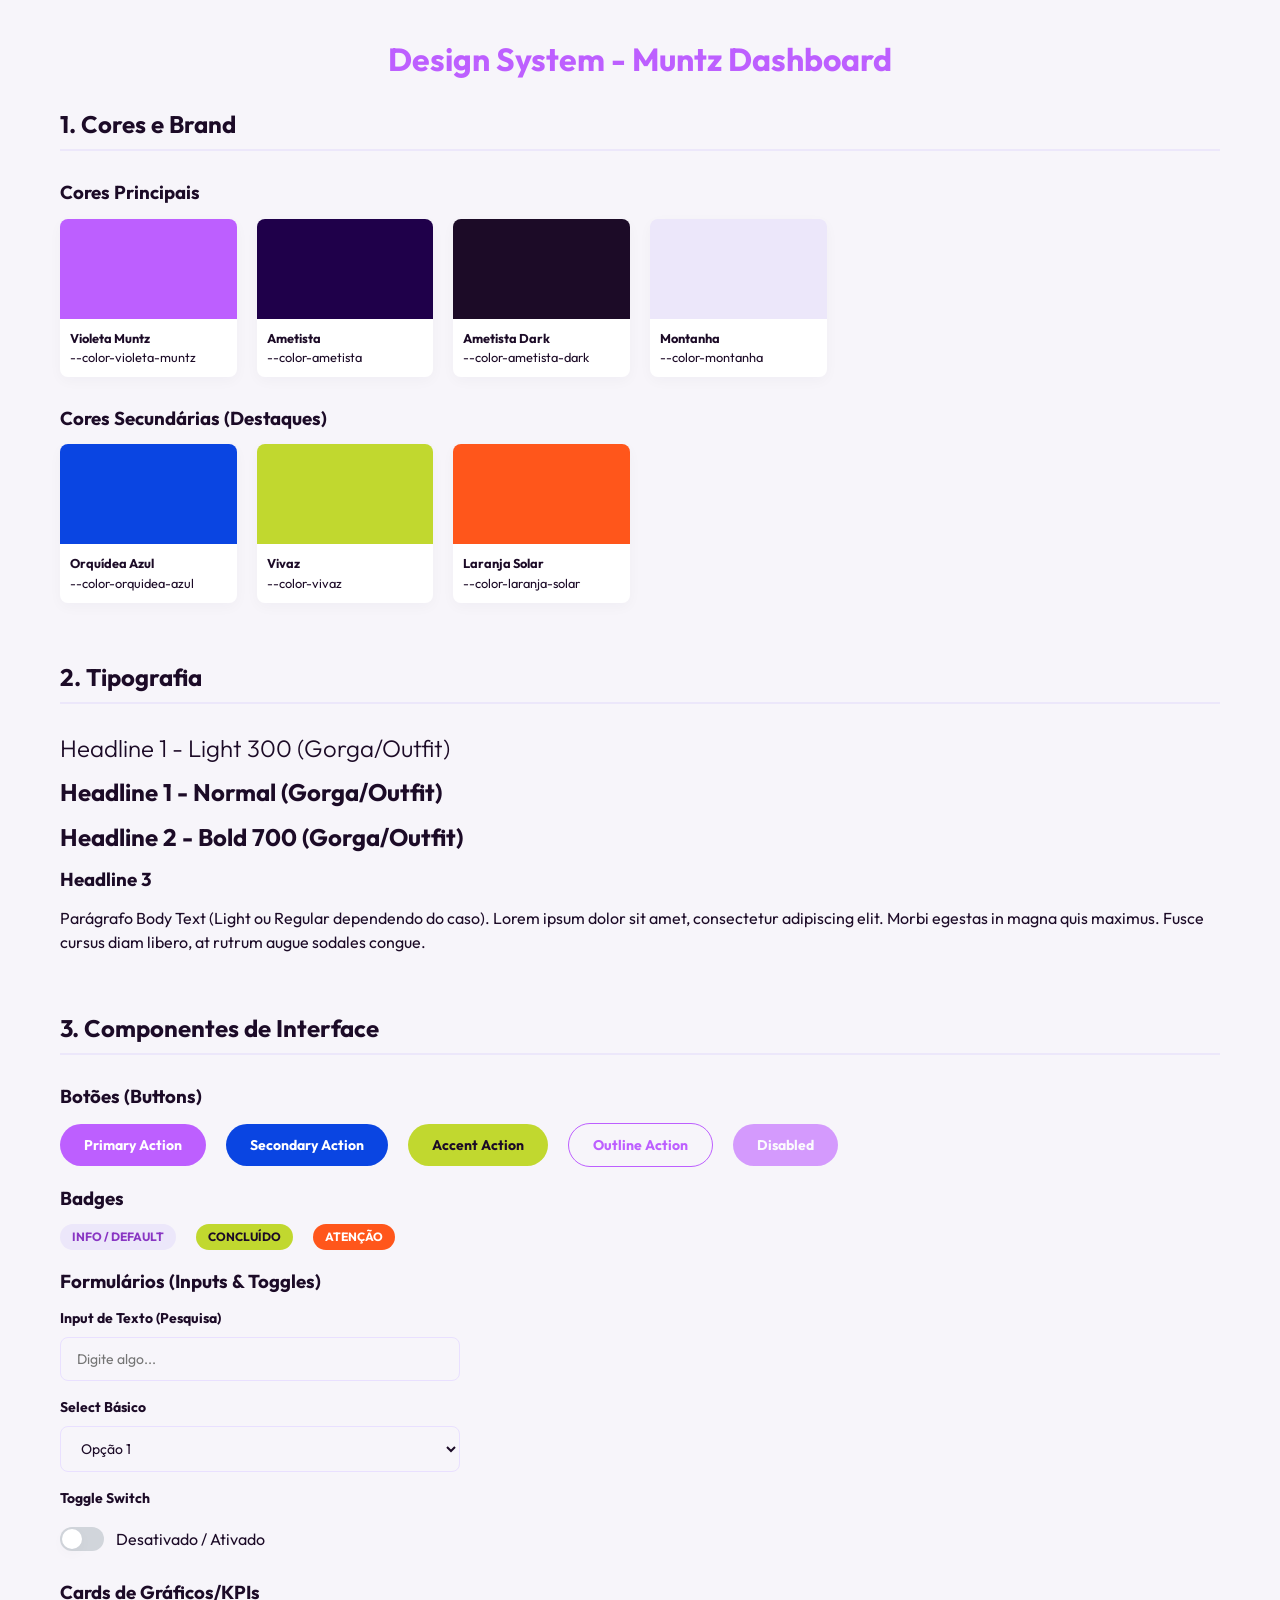
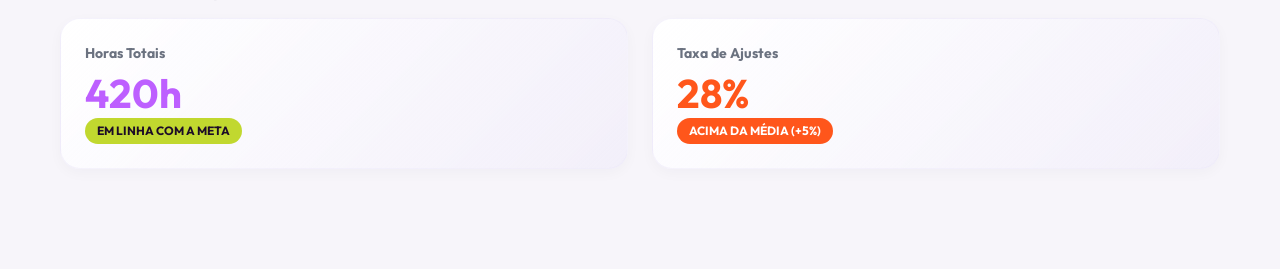
<file: web_app/design_system.html>
<!DOCTYPE html>
<html lang="pt-BR">
<head>
  <meta charset="UTF-8">
  <meta name="viewport" content="width=device-width, initial-scale=1.0">
  <title>Muntz - Design System</title>
  
  <!-- Fallback font (Outfit) -->
  <link rel="preconnect" href="https://fonts.googleapis.com">
  <link rel="preconnect" href="https://fonts.gstatic.com" crossorigin>
  <link href="https://fonts.googleapis.com/css2?family=Outfit:wght@300;400;700&display=swap" rel="stylesheet">
  
  <link rel="stylesheet" href="css/tokens.css">
  <link rel="stylesheet" href="css/base.css">
  <link rel="stylesheet" href="css/components.css">
  <link rel="stylesheet" href="css/layout.css">
  
  <style>
    /* Estilos apenas para exibição do Design System */
    .ds-container { max-width: 1200px; margin: 0 auto; padding: 40px 20px; }
    .ds-section { margin-bottom: 60px; }
    .ds-title { border-bottom: 2px solid var(--color-montanha); padding-bottom: 10px; margin-bottom: 30px; }
    .color-grid { display: grid; grid-template-columns: repeat(auto-fill, minmax(150px, 1fr)); gap: 20px; }
    .color-swatch { border-radius: var(--radius-md); overflow: hidden; box-shadow: var(--shadow-sm); }
    .color-swatch-box { height: 100px; }
    .color-swatch-info { padding: 10px; background: white; font-size: 0.8rem; }
    
    .element-grid { display: flex; flex-wrap: wrap; gap: 20px; align-items: center; margin-bottom: 20px; }
  </style>
</head>
<body class="ds-container">

  <h1 style="text-align: center; color: var(--color-violeta-muntz); margin-bottom: var(--spacing-8);">
    Design System - Muntz Dashboard
  </h1>

  <section class="ds-section">
    <h2 class="ds-title">1. Cores e Brand</h2>
    
    <h3 style="margin-bottom: 15px;">Cores Principais</h3>
    <div class="color-grid" style="margin-bottom: 30px;">
      <div class="color-swatch">
        <div class="color-swatch-box" style="background: var(--color-violeta-muntz);"></div>
        <div class="color-swatch-info"><strong>Violeta Muntz</strong><br>--color-violeta-muntz</div>
      </div>
      <div class="color-swatch">
        <div class="color-swatch-box" style="background: var(--color-ametista);"></div>
        <div class="color-swatch-info"><strong>Ametista</strong><br>--color-ametista</div>
      </div>
      <div class="color-swatch">
        <div class="color-swatch-box" style="background: var(--color-ametista-dark);"></div>
        <div class="color-swatch-info"><strong>Ametista Dark</strong><br>--color-ametista-dark</div>
      </div>
      <div class="color-swatch">
        <div class="color-swatch-box" style="background: var(--color-montanha);"></div>
        <div class="color-swatch-info"><strong>Montanha</strong><br>--color-montanha</div>
      </div>
    </div>

    <h3 style="margin-bottom: 15px;">Cores Secundárias (Destaques)</h3>
    <div class="color-grid">
      <div class="color-swatch">
        <div class="color-swatch-box" style="background: var(--color-orquidea-azul);"></div>
        <div class="color-swatch-info"><strong>Orquídea Azul</strong><br>--color-orquidea-azul</div>
      </div>
      <div class="color-swatch">
        <div class="color-swatch-box" style="background: var(--color-vivaz);"></div>
        <div class="color-swatch-info"><strong>Vivaz</strong><br>--color-vivaz</div>
      </div>
      <div class="color-swatch">
        <div class="color-swatch-box" style="background: var(--color-laranja-solar);"></div>
        <div class="color-swatch-info"><strong>Laranja Solar</strong><br>--color-laranja-solar</div>
      </div>
    </div>
  </section>

  <section class="ds-section">
    <h2 class="ds-title">2. Tipografia</h2>
    <div>
      <h1 style="font-weight: var(--font-weight-light);">Headline 1 - Light 300 (Gorga/Outfit)</h1>
      <h1>Headline 1 - Normal (Gorga/Outfit)</h1>
      <h2 style="font-weight: var(--font-weight-bold);">Headline 2 - Bold 700 (Gorga/Outfit)</h2>
      <h3>Headline 3</h3>
      <p>Parágrafo Body Text (Light ou Regular dependendo do caso). Lorem ipsum dolor sit amet, consectetur adipiscing elit. Morbi egestas in magna quis maximus. Fusce cursus diam libero, at rutrum augue sodales congue.</p>
    </div>
  </section>

  <section class="ds-section">
    <h2 class="ds-title">3. Componentes de Interface</h2>
    
    <h3 style="margin-bottom: 15px;">Botões (Buttons)</h3>
    <div class="element-grid">
      <button class="btn btn-primary">Primary Action</button>
      <button class="btn btn-secondary">Secondary Action</button>
      <button class="btn btn-accent">Accent Action</button>
      <button class="btn btn-outline">Outline Action</button>
      <button class="btn btn-primary" disabled>Disabled</button>
    </div>

    <h3 style="margin-bottom: 15px;">Badges</h3>
    <div class="element-grid">
      <span class="badge badge-info">Info / Default</span>
      <span class="badge badge-success">Concluído</span>
      <span class="badge badge-warning">Atenção</span>
    </div>

    <h3 style="margin-bottom: 15px;">Formulários (Inputs & Toggles)</h3>
    <div style="max-width: 400px; margin-bottom: 30px;">
      <div class="form-group">
        <label class="form-label">Input de Texto (Pesquisa)</label>
        <input type="text" class="input-base" placeholder="Digite algo...">
      </div>
      
      <div class="form-group">
        <label class="form-label">Select Básico</label>
        <select class="select-base">
          <option>Opção 1</option>
          <option>Opção 2</option>
        </select>
      </div>

      <div class="form-group">
        <span class="form-label">Toggle Switch</span>
        <label class="toggle-wrapper" style="margin-top: 10px;">
          <input type="checkbox" class="toggle-input">
          <span class="toggle-label"></span>
          <span>Desativado / Ativado</span>
        </label>
      </div>
    </div>

    <h3 style="margin-bottom: 15px;">Cards de Gráficos/KPIs</h3>
    <div class="grid-metrics">
      <div class="card">
        <p class="form-label" style="margin: 0; color: var(--color-text-muted);">Horas Totais</p>
        <h2 style="margin: 5px 0 0; color: var(--color-violeta-muntz); font-size: 2.5rem;">420h</h2>
        <span class="badge badge-success">Em linha com a meta</span>
      </div>
      
      <div class="card">
        <p class="form-label" style="margin: 0; color: var(--color-text-muted);">Taxa de Ajustes</p>
        <h2 style="margin: 5px 0 0; color: var(--color-laranja-solar); font-size: 2.5rem;">28%</h2>
        <span class="badge badge-warning">Acima da média (+5%)</span>
      </div>
    </div>
  </section>

</body>
</html>
</file>
<file: web_app/css/tokens.css>
/* =========================================
   Tokens Customizados Muntz
   ========================================= */
:root {
  /* =========================================
     Typography
     ========================================= */
  --font-family-base: 'Gorga Grotesk', 'Outfit', system-ui, sans-serif;
  --font-weight-light: 300;
  --font-weight-regular: 400;
  --font-weight-bold: 700;

  /* =========================================
     Colors - Principais
     ========================================= */
  --color-violeta-muntz: #BD5FFF;
  --color-violeta-light: #D092FB;
  --color-violeta-dark: #8936C3;

  --color-ametista: #1F004A;
  --color-ametista-dark: #1C0B27;

  --color-montanha: #ECE7FA;
  --color-montanha-light: #E9E0FF;

  /* =========================================
     Colors - Secundárias
     ========================================= */
  --color-orquidea-azul: #0A45E2;
  --color-vivaz: #C1D82F;
  --color-laranja-solar: #FF561B;

  /* Cores de Fundo e Texto (Base do SO) */
  --color-bg-body: #F7F5FA;
  --color-bg-card: #FFFFFF;
  --color-text-main: var(--color-ametista-dark);
  --color-text-muted: #6B7280;
  --color-text-light: #FFFFFF;

  /* =========================================
     Bordas & Sombras
     ========================================= */
  --radius-sm: 4px;
  --radius-md: 8px;
  --radius-lg: 20px;
  --radius-xl: 24px;
  --radius-pill: 9999px;

  --border-color: var(--color-montanha);

  --shadow-sm: 0 4px 14px rgba(31, 0, 74, 0.03);
  --shadow-md: 0 8px 24px rgba(31, 0, 74, 0.05);
  --shadow-lg: 0 16px 40px rgba(31, 0, 74, 0.08);

  /* =========================================
     Espaçamentos (Spaces)
     ========================================= */
  --spacing-1: 0.25rem;
  /* 4px */
  --spacing-2: 0.5rem;
  /* 8px */
  --spacing-3: 0.75rem;
  /* 12px */
  --spacing-4: 1rem;
  /* 16px */
  --spacing-5: 1.25rem;
  /* 20px */
  --spacing-6: 1.5rem;
  /* 24px */
  --spacing-8: 2rem;
  /* 32px */
  --spacing-10: 2.5rem;
  /* 40px */
  --spacing-12: 3rem;
  /* 48px */
}

/* =========================================
   Tokens Customizados Muntz - Dark Mode
   ========================================= */
[data-theme="dark"] {
  /* Cores de Fundo e Superfície */
  --color-bg-body: #12091A;
  /* Ultra-profundo derivado do Ametista */
  --color-bg-card: #1A0D26;
  /* Surface elevation 1 */
  --color-bg-elevated: #241334;
  /* Surface elevation 2 (Modais, Tooltips) */

  /* Cores de Texto */
  --color-text-main: #F7F5FA;
  /* Off-white com toque roxo */
  --color-text-muted: rgba(247, 245, 250, 0.70);
  --color-text-disabled: rgba(247, 245, 250, 0.38);

  /* Bordas e Divisões */
  --border-subtle: rgba(255, 255, 255, 0.08);
  --border-strong: rgba(189, 95, 255, 0.25);
  --border-color: var(--border-subtle);

  /* Sombras Premium adaptadas para o Dark Mode */
  --shadow-sm: 0 4px 12px rgba(0, 0, 0, 0.3);
  --shadow-md: 0 8px 24px rgba(0, 0, 0, 0.4);
  --shadow-lg: 0 12px 32px rgba(0, 0, 0, 0.5);

  /* Gradiente sutil e Hairline Border (Glassmorphism leve) */
  --card-inner-glow: 1px solid rgba(255, 255, 255, 0.06);
}
</file>
<file: web_app/css/base.css>
/* =========================================
   Base Styles Muntz
   ========================================= */
*,
*::before,
*::after {
    box-sizing: border-box;
    margin: 0;
    padding: 0;
}

body {
    font-family: var(--font-family-base);
    font-weight: var(--font-weight-regular);
    color: var(--color-text-main);
    background-color: var(--color-bg-body);
    line-height: 1.5;
    -webkit-font-smoothing: antialiased;
    -moz-osx-font-smoothing: grayscale;
}

h1,
h2,
h3,
h4,
h5,
h6 {
    font-weight: var(--font-weight-bold);
    line-height: 1.2;
    margin-bottom: var(--spacing-4);
    color: var(--color-ametista-dark);
}

p {
    margin-bottom: var(--spacing-4);
}

a {
    color: var(--color-orquidea-azul);
    text-decoration: none;
    transition: color 0.2s ease;
}

a:hover {
    color: var(--color-violeta-muntz);
}

ul,
ol {
    list-style-position: inside;
    margin-bottom: var(--spacing-4);
}

img {
    max-width: 100%;
    display: block;
}
</file>
<file: web_app/css/components.css>
/* =========================================
   Components - Muntz Design System
   ========================================= */

/* --- Buttons --- */
.btn {
    display: inline-flex;
    align-items: center;
    justify-content: center;
    padding: var(--spacing-3) var(--spacing-6);
    border-radius: var(--radius-pill);
    font-family: var(--font-family-base);
    font-weight: var(--font-weight-bold);
    font-size: 0.875rem;
    border: none;
    cursor: pointer;
    transition: all 0.2s ease;
    white-space: nowrap;
}

.btn-primary {
    background-color: var(--color-violeta-muntz);
    color: var(--color-text-light);
}

.btn-primary:hover {
    background-color: var(--color-violeta-dark);
    box-shadow: var(--shadow-md);
    transform: translateY(-1px);
}

.btn-primary:active {
    transform: translateY(0);
}

.btn-secondary {
    background-color: var(--color-orquidea-azul);
    color: var(--color-text-light);
}

.btn-secondary:hover {
    background-color: #001F6F;
    /* Darker blue variation */
    box-shadow: var(--shadow-md);
    transform: translateY(-1px);
}

.btn-accent {
    background-color: var(--color-vivaz);
    color: var(--color-ametista-dark);
}

.btn-accent:hover {
    background-color: #D4EE2B;
    box-shadow: var(--shadow-md);
}

.btn-outline {
    background-color: transparent;
    color: var(--color-violeta-muntz);
    border: 1px solid var(--color-violeta-muntz);
}

.btn-outline:hover {
    background-color: var(--color-violeta-muntz);
    color: var(--color-text-light);
}

.btn:disabled {
    opacity: 0.6;
    cursor: not-allowed;
    pointer-events: none;
}

/* --- Cards --- */
.card {
    background: linear-gradient(135deg, #FFFFFF 0%, rgba(236, 231, 250, 0.4) 100%);
    border-radius: var(--radius-lg);
    box-shadow: var(--shadow-sm);
    padding: var(--spacing-6);
    transition: box-shadow 0.2s ease;
    border: 1px solid rgba(236, 231, 250, 0.5);
    /* Sutil borda com cor Montanha */
}

.card:hover {
    box-shadow: var(--shadow-md);
}

/* Glassmorphism Effect Option */
.card-glass {
    background: rgba(255, 255, 255, 0.7);
    backdrop-filter: blur(12px);
    border: 1px solid rgba(255, 255, 255, 0.5);
}

/* --- Badges --- */
.badge {
    display: inline-block;
    padding: var(--spacing-1) var(--spacing-3);
    border-radius: var(--radius-pill);
    font-size: 0.75rem;
    font-weight: var(--font-weight-bold);
    text-transform: uppercase;
}

.badge-warning {
    background-color: var(--color-laranja-solar);
    color: var(--color-text-light);
}

.badge-success {
    background-color: var(--color-vivaz);
    color: var(--color-ametista-dark);
}

.badge-info {
    background-color: var(--color-montanha);
    color: var(--color-violeta-dark);
}

/* --- Forms (Inputs & Selects) --- */
.form-group {
    margin-bottom: var(--spacing-4);
    display: flex;
    flex-direction: column;
}

.form-label {
    font-size: 0.875rem;
    font-weight: var(--font-weight-bold);
    margin-bottom: var(--spacing-2);
    color: var(--color-text-main);
}

.input-base,
.select-base {
    width: 100%;
    padding: var(--spacing-3) var(--spacing-4);
    border: 1px solid var(--color-montanha-light);
    border-radius: var(--radius-md);
    font-family: var(--font-family-base);
    font-size: 0.875rem;
    color: var(--color-text-main);
    background-color: var(--color-bg-body);
    transition: all 0.2s ease;
}

.input-base:focus,
.select-base:focus {
    outline: none;
    border-color: var(--color-violeta-muntz);
    box-shadow: 0 0 0 3px rgba(189, 95, 255, 0.2);
}

/* --- Toggles / Switches --- */
.toggle-wrapper {
    display: flex;
    align-items: center;
    gap: var(--spacing-3);
    cursor: pointer;
}

.toggle-input {
    display: none;
}

.toggle-label {
    position: relative;
    display: inline-block;
    width: 44px;
    height: 24px;
    background-color: #D1D5DB;
    /* cinza padrao desativado */
    border-radius: var(--radius-pill);
    transition: background-color 0.3s ease;
}

.toggle-label::after {
    content: '';
    position: absolute;
    top: 2px;
    left: 2px;
    width: 20px;
    height: 20px;
    background-color: #fff;
    border-radius: 50%;
    transition: transform 0.3s ease;
    box-shadow: var(--shadow-sm);
}

.toggle-input:checked+.toggle-label {
    background-color: var(--color-violeta-muntz);
}

.toggle-input:checked+.toggle-label::after {
    transform: translateX(20px);
}
</file>
<file: web_app/css/layout.css>
/* =========================================
   Layout Patterns - Muntz Design System
   ========================================= */

.dashboard-layout {
    display: flex;
    min-height: 100vh;
}

/* --- Sidebar --- */
.sidebar {
    width: 260px;
    background-color: var(--color-ametista);
    color: var(--color-text-light);
    display: flex;
    flex-direction: column;
    padding: var(--spacing-6);
}

.sidebar-logo {
    font-size: 1.5rem;
    font-weight: var(--font-weight-bold);
    margin-bottom: var(--spacing-8);
    color: var(--color-text-light);
    display: flex;
    align-items: center;
    gap: var(--spacing-3);
}

.sidebar-nav {
    display: flex;
    flex-direction: column;
    gap: var(--spacing-2);
}

.nav-item {
    display: flex;
    align-items: center;
    padding: var(--spacing-3) var(--spacing-4);
    color: rgba(255, 255, 255, 0.7);
    border-radius: var(--radius-md);
    transition: all 0.2s ease;
    font-weight: var(--font-weight-regular);
}

.nav-item:hover,
.nav-item.active {
    background-color: rgba(255, 255, 255, 0.1);
    color: var(--color-text-light);
}

/* --- Main Content --- */
.main-content {
    flex: 1;
    display: flex;
    flex-direction: column;
    height: 100vh;
    overflow-y: auto;
}

.topbar {
    height: 72px;
    background-color: var(--color-bg-card);
    border-bottom: 1px solid var(--color-montanha-light);
    display: flex;
    align-items: center;
    justify-content: space-between;
    padding: 0 var(--spacing-8);
}

.page-content {
    padding: var(--spacing-8);
}

/* --- Grid Systems Customizadas --- */
.grid-metrics {
    display: grid;
    grid-template-columns: repeat(auto-fit, minmax(240px, 1fr));
    gap: var(--spacing-6);
    margin-bottom: var(--spacing-8);
}

.grid-charts {
    display: grid;
    grid-template-columns: 2fr 1fr;
    gap: var(--spacing-6);
    margin-bottom: var(--spacing-8);
}

@media (max-width: 1024px) {
    .grid-charts {
        grid-template-columns: 1fr;
    }
}
</file>
